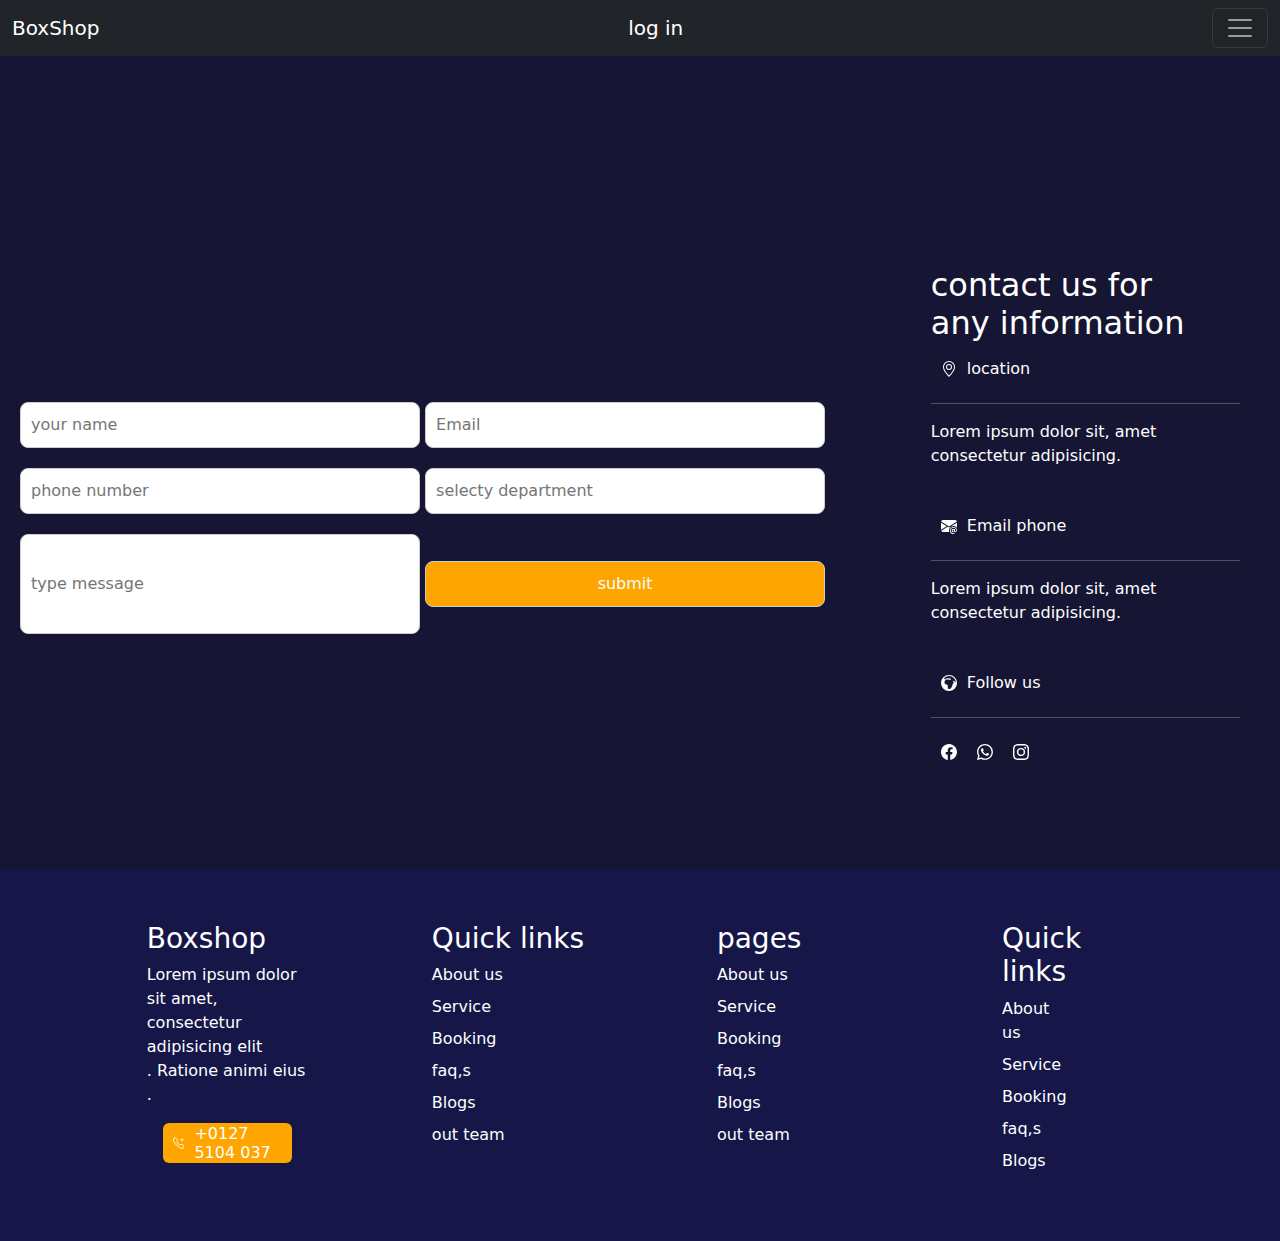
<file: log.html>
<!DOCTYPE html>
<html lang="en">
<head>
    <meta charset="UTF-8">
    <meta name="viewport" content="width=device-width, initial-scale=1.0">
    <title>Document</title>
    <link href="https://cdn.jsdelivr.net/npm/bootstrap@5.3.3/dist/css/bootstrap.min.css" rel="stylesheet">

    <link rel="stylesheet" href="e-comerce.css">

</head>
<body>
        <nav class="navbar navbar-dark bg-dark fixed-top">
  <div class="container-fluid">
    <a class="navbar-brand" href="#">BoxShop</a>
            <a class="navbar-brand" href="log.html">log in</a>

    <button class="navbar-toggler" type="button" data-bs-toggle="offcanvas" data-bs-target="#offcanvasDarkNavbar" aria-controls="offcanvasDarkNavbar" aria-label="Toggle navigation">
      <span class="navbar-toggler-icon"></span>
    </button>
    <div class="offcanvas offcanvas-end text-bg-dark" tabindex="-1" id="offcanvasDarkNavbar" aria-labelledby="offcanvasDarkNavbarLabel">
      <div class="offcanvas-header">
        <h5 class="offcanvas-title" id="offcanvasDarkNavbarLabel">BoxShop</h5>
        <button type="button" class="btn-close btn-close-white" data-bs-dismiss="offcanvas" aria-label="Close"></button>
      </div>
      <div class="offcanvas-body">
        <ul class="navbar-nav justify-content-end flex-grow-1 pe-3">
          <li class="nav-item">
            <a class="nav-link active" aria-current="page" href="home.html">Home</a>
          </li>
          <li class="nav-item">
            <a class="nav-link" href="log.html">log in</a>
          </li>
          <li class="nav-item dropdown">
            <a class="nav-link dropdown-toggle" href="#" role="button" data-bs-toggle="dropdown" aria-expanded="false">
              product pages
            </a>
            <ul class="dropdown-menu dropdown-menu-dark">
              <li><a class="dropdown-item" href="man.html">man page</a></li>
              <li><a class="dropdown-item" href="woman.html">woman page </a></li>
              <li>
                
              </li>
              <li><a class="dropdown-item" href="child.html">child page</a></li>
            </ul>
          </li>
        </ul>
        <form class="d-flex mt-3" role="search">
          <input class="form-control me-2" type="search" placeholder="Search" aria-label="Search"/>
          <button class="btn btn-success" type="submit">Search</button>
        </form>
      </div>
    </div>
  </div>
</nav>
<br><br><br><br><br><br><br><br><br>
           <div class="log">
        <div class="form">
            <form action="">
                <input type="text" placeholder="your name" />
                <input type="Email" placeholder="Email" />
                <input type="text" placeholder="phone number" />
                <input type="text" placeholder="selecty department" />
                <input type="text" class='ss' placeholder="type message"/>
                <input type="submit" class='aa' value="submit"/>
            </form>
        </div>
        <div class="text">
            <h2>contact us for<br/> any information</h2>
            <h6><svg xmlns="http://www.w3.org/2000/svg" width="16" height="16" fill="currentColor" class="bi bi-geo-alt" viewBox="0 0 16 16">
  <path d="M12.166 8.94c-.524 1.062-1.234 2.12-1.96 3.07A32 32 0 0 1 8 14.58a32 32 0 0 1-2.206-2.57c-.726-.95-1.436-2.008-1.96-3.07C3.304 7.867 3 6.862 3 6a5 5 0 0 1 10 0c0 .862-.305 1.867-.834 2.94M8 16s6-5.686 6-10A6 6 0 0 0 2 6c0 4.314 6 10 6 10"/>
  <path d="M8 8a2 2 0 1 1 0-4 2 2 0 0 1 0 4m0 1a3 3 0 1 0 0-6 3 3 0 0 0 0 6"/>
</svg>location</h6><hr/>
<p>Lorem ipsum dolor sit, amet consectetur adipisicing.</p>
<br/>
<h6><svg xmlns="http://www.w3.org/2000/svg" width="16" height="16" fill="currentColor" class="bi bi-envelope-at-fill" viewBox="0 0 16 16">
  <path d="M2 2A2 2 0 0 0 .05 3.555L8 8.414l7.95-4.859A2 2 0 0 0 14 2zm-2 9.8V4.698l5.803 3.546zm6.761-2.97-6.57 4.026A2 2 0 0 0 2 14h6.256A4.5 4.5 0 0 1 8 12.5a4.49 4.49 0 0 1 1.606-3.446l-.367-.225L8 9.586zM16 9.671V4.697l-5.803 3.546.338.208A4.5 4.5 0 0 1 12.5 8c1.414 0 2.675.652 3.5 1.671"/>
  <path d="M15.834 12.244c0 1.168-.577 2.025-1.587 2.025-.503 0-1.002-.228-1.12-.648h-.043c-.118.416-.543.643-1.015.643-.77 0-1.259-.542-1.259-1.434v-.529c0-.844.481-1.4 1.26-1.4.585 0 .87.333.953.63h.03v-.568h.905v2.19c0 .272.18.42.411.42.315 0 .639-.415.639-1.39v-.118c0-1.277-.95-2.326-2.484-2.326h-.04c-1.582 0-2.64 1.067-2.64 2.724v.157c0 1.867 1.237 2.654 2.57 2.654h.045c.507 0 .935-.07 1.18-.18v.731c-.219.1-.643.175-1.237.175h-.044C10.438 16 9 14.82 9 12.646v-.214C9 10.36 10.421 9 12.485 9h.035c2.12 0 3.314 1.43 3.314 3.034zm-4.04.21v.227c0 .586.227.8.581.8.31 0 .564-.17.564-.743v-.367c0-.516-.275-.708-.572-.708-.346 0-.573.245-.573.791"/>
</svg>Email phone</h6><hr/>
<p>Lorem ipsum dolor sit, amet consectetur adipisicing.</p><br/>
<h6><svg xmlns="http://www.w3.org/2000/svg" width="16" height="16" fill="currentColor" class="bi bi-globe-europe-africa-fill" viewBox="0 0 16 16">
  <path fill-rule="evenodd" d="M8 0a8 8 0 1 1 0 16A8 8 0 0 1 8 0m0 1a6.97 6.97 0 0 0-4.335 1.505l-.285.641a.847.847 0 0 0 1.48.816l.244-.368a.81.81 0 0 1 1.035-.275.81.81 0 0 0 .722 0l.262-.13a1 1 0 0 1 .775-.05l.984.34q.118.04.243.054c.784.093.855.377.694.801a.84.84 0 0 1-1.035.487l-.01-.003C8.273 4.663 7.747 4.5 6 4.5 4.8 4.5 3.5 5.62 3.5 7c0 3 1.935 1.89 3 3 1.146 1.194-1 4 2 4 1.75 0 3-3.5 3-4.5 0-.704 1.5-1 1-2.5-.097-.291-.396-.568-.642-.756-.173-.133-.206-.396-.051-.55a.334.334 0 0 1 .42-.043l1.085.724a.276.276 0 0 0 .348-.035c.15-.15.414-.083.488.117.16.428.445 1.046.847 1.354A7 7 0 0 0 8 1"/>
</svg>Follow us</h6><hr/>
<svg xmlns="http://www.w3.org/2000/svg" width="16" height="16" fill="currentColor" class="bi bi-facebook" viewBox="0 0 16 16">
  <path d="M16 8.049c0-4.446-3.582-8.05-8-8.05C3.58 0-.002 3.603-.002 8.05c0 4.017 2.926 7.347 6.75 7.951v-5.625h-2.03V8.05H6.75V6.275c0-2.017 1.195-3.131 3.022-3.131.876 0 1.791.157 1.791.157v1.98h-1.009c-.993 0-1.303.621-1.303 1.258v1.51h2.218l-.354 2.326H9.25V16c3.824-.604 6.75-3.934 6.75-7.951"/>
</svg><svg xmlns="http://www.w3.org/2000/svg" width="16" height="16" fill="currentColor" class="bi bi-whatsapp" viewBox="0 0 16 16">
  <path d="M13.601 2.326A7.85 7.85 0 0 0 7.994 0C3.627 0 .068 3.558.064 7.926c0 1.399.366 2.76 1.057 3.965L0 16l4.204-1.102a7.9 7.9 0 0 0 3.79.965h.004c4.368 0 7.926-3.558 7.93-7.93A7.9 7.9 0 0 0 13.6 2.326zM7.994 14.521a6.6 6.6 0 0 1-3.356-.92l-.24-.144-2.494.654.666-2.433-.156-.251a6.56 6.56 0 0 1-1.007-3.505c0-3.626 2.957-6.584 6.591-6.584a6.56 6.56 0 0 1 4.66 1.931 6.56 6.56 0 0 1 1.928 4.66c-.004 3.639-2.961 6.592-6.592 6.592m3.615-4.934c-.197-.099-1.17-.578-1.353-.646-.182-.065-.315-.099-.445.099-.133.197-.513.646-.627.775-.114.133-.232.148-.43.05-.197-.1-.836-.308-1.592-.985-.59-.525-.985-1.175-1.103-1.372-.114-.198-.011-.304.088-.403.087-.088.197-.232.296-.346.1-.114.133-.198.198-.33.065-.134.034-.248-.015-.347-.05-.099-.445-1.076-.612-1.47-.16-.389-.323-.335-.445-.34-.114-.007-.247-.007-.38-.007a.73.73 0 0 0-.529.247c-.182.198-.691.677-.691 1.654s.71 1.916.81 2.049c.098.133 1.394 2.132 3.383 2.992.47.205.84.326 1.129.418.475.152.904.129 1.246.08.38-.058 1.171-.48 1.338-.943.164-.464.164-.86.114-.943-.049-.084-.182-.133-.38-.232"/>
</svg><svg xmlns="http://www.w3.org/2000/svg" width="16" height="16" fill="currentColor" class="bi bi-instagram" viewBox="0 0 16 16">
  <path d="M8 0C5.829 0 5.556.01 4.703.048 3.85.088 3.269.222 2.76.42a3.9 3.9 0 0 0-1.417.923A3.9 3.9 0 0 0 .42 2.76C.222 3.268.087 3.85.048 4.7.01 5.555 0 5.827 0 8.001c0 2.172.01 2.444.048 3.297.04.852.174 1.433.372 1.942.205.526.478.972.923 1.417.444.445.89.719 1.416.923.51.198 1.09.333 1.942.372C5.555 15.99 5.827 16 8 16s2.444-.01 3.298-.048c.851-.04 1.434-.174 1.943-.372a3.9 3.9 0 0 0 1.416-.923c.445-.445.718-.891.923-1.417.197-.509.332-1.09.372-1.942C15.99 10.445 16 10.173 16 8s-.01-2.445-.048-3.299c-.04-.851-.175-1.433-.372-1.941a3.9 3.9 0 0 0-.923-1.417A3.9 3.9 0 0 0 13.24.42c-.51-.198-1.092-.333-1.943-.372C10.443.01 10.172 0 7.998 0zm-.717 1.442h.718c2.136 0 2.389.007 3.232.046.78.035 1.204.166 1.486.275.373.145.64.319.92.599s.453.546.598.92c.11.281.24.705.275 1.485.039.843.047 1.096.047 3.231s-.008 2.389-.047 3.232c-.035.78-.166 1.203-.275 1.485a2.5 2.5 0 0 1-.599.919c-.28.28-.546.453-.92.598-.28.11-.704.24-1.485.276-.843.038-1.096.047-3.232.047s-2.39-.009-3.233-.047c-.78-.036-1.203-.166-1.485-.276a2.5 2.5 0 0 1-.92-.598 2.5 2.5 0 0 1-.6-.92c-.109-.281-.24-.705-.275-1.485-.038-.843-.046-1.096-.046-3.233s.008-2.388.046-3.231c.036-.78.166-1.204.276-1.486.145-.373.319-.64.599-.92s.546-.453.92-.598c.282-.11.705-.24 1.485-.276.738-.034 1.024-.044 2.515-.045zm4.988 1.328a.96.96 0 1 0 0 1.92.96.96 0 0 0 0-1.92m-4.27 1.122a4.109 4.109 0 1 0 0 8.217 4.109 4.109 0 0 0 0-8.217m0 1.441a2.667 2.667 0 1 1 0 5.334 2.667 2.667 0 0 1 0-5.334"/>
</svg>
        </div>
       </div>
        <div class="footer">
            <div class="row">
                <div class="col-2">
                    <h3>Boxshop</h3>
<p>Lorem ipsum dolor sit amet, <br/>consectetur adipisicing elit<br/>. Ratione animi eius .</p>
<div class="phone"><svg xmlns="http://www.w3.org/2000/svg" width="16" height="16" fill="currentColor" class="bi bi-telephone-plus" viewBox="0 0 16 16">
  <path d="M3.654 1.328a.678.678 0 0 0-1.015-.063L1.605 2.3c-.483.484-.661 1.169-.45 1.77a17.6 17.6 0 0 0 4.168 6.608 17.6 17.6 0 0 0 6.608 4.168c.601.211 1.286.033 1.77-.45l1.034-1.034a.678.678 0 0 0-.063-1.015l-2.307-1.794a.68.68 0 0 0-.58-.122l-2.19.547a1.75 1.75 0 0 1-1.657-.459L5.482 8.062a1.75 1.75 0 0 1-.46-1.657l.548-2.19a.68.68 0 0 0-.122-.58zM1.884.511a1.745 1.745 0 0 1 2.612.163L6.29 2.98c.329.423.445.974.315 1.494l-.547 2.19a.68.68 0 0 0 .178.643l2.457 2.457a.68.68 0 0 0 .644.178l2.189-.547a1.75 1.75 0 0 1 1.494.315l2.306 1.794c.829.645.905 1.87.163 2.611l-1.034 1.034c-.74.74-1.846 1.065-2.877.702a18.6 18.6 0 0 1-7.01-4.42 18.6 18.6 0 0 1-4.42-7.009c-.362-1.03-.037-2.137.703-2.877z"/>
  <path fill-rule="evenodd" d="M12.5 1a.5.5 0 0 1 .5.5V3h1.5a.5.5 0 0 1 0 1H13v1.5a.5.5 0 0 1-1 0V4h-1.5a.5.5 0 0 1 0-1H12V1.5a.5.5 0 0 1 .5-.5"/>
</svg> <h6>+0127 5104 037</h6></div>
                </div>
                <div class="col-2">
                    <h3>Quick links</h3>
                    <div class="links">
                    <ul>
                        <li><a href="">About us</a></li>
                        <li><a href="">Service</a></li>
                        <li><a href="">Booking</a></li>
                        <li><a href="">faq,s</a></li>
                        <li><a href="">Blogs</a></li>
                        <li><a href="">out team</a></li>
                    </ul>
                    </div>
                </div>
                <div class="col-2">                    <h3>pages</h3>
                    <div class="links">
                    <ul>
                        <li><a href="">About us</a></li>
                        <li><a href="">Service</a></li>
                        <li><a href="">Booking</a></li>
                        <li><a href="">faq,s</a></li>
                        <li><a href="">Blogs</a></li>
                        <li><a href="">out team</a></li>
                    </ul>
                    </div></div>
                <div class="col-1">         
                               <h3>Quick links</h3>
                    <div class="links">
                    <ul>
                        <li><a href="">About us</a></li>
                        <li><a href="">Service</a></li>
                        <li><a href="">Booking</a></li>
                        <li><a href="">faq,s</a></li>
                        <li><a href="">Blogs</a></li>
                       
                    </ul>
                    </div></div>
            </div>
        </div>

           <script src="https://cdn.jsdelivr.net/npm/bootstrap@5.3.3/dist/js/bootstrap.bundle.min.js"></script>

</body>
</html>
</file>
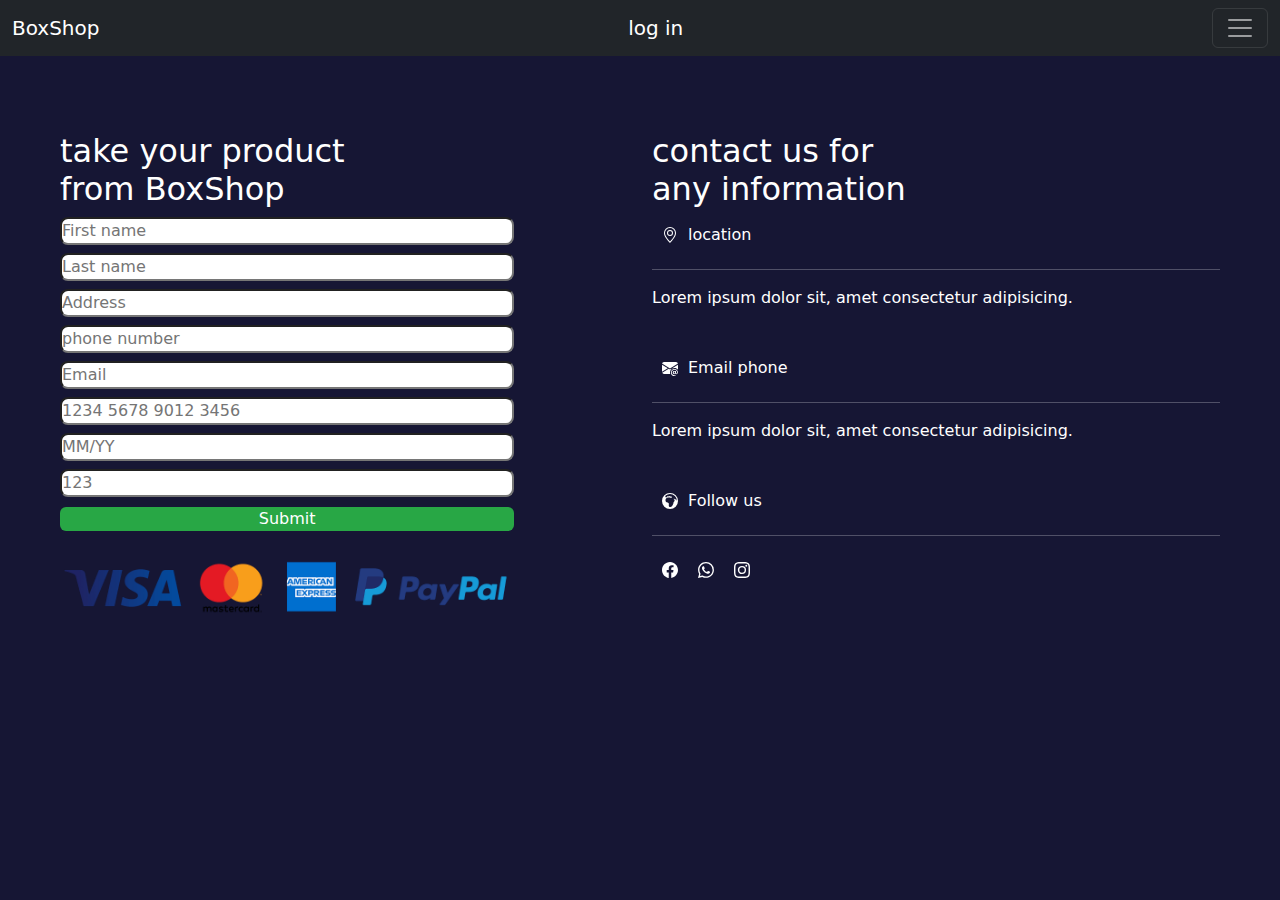
<file: payaple.html>
<!DOCTYPE html>
<html lang="en">
<head>
    <!-- Bootstrap CSS -->
<link href="https://cdn.jsdelivr.net/npm/bootstrap@5.3.3/dist/css/bootstrap.min.css" rel="stylesheet">
<link rel="stylesheet" href="e-comerce.css">
    <meta charset="UTF-8">
    <meta name="viewport" content="width=device-width, initial-scale=1.0">
    <title>Document</title>
</head>
<body>
<div class="all2"></div>
    <nav class="navbar navbar-dark bg-dark fixed-top">
  <div class="container-fluid">
    <a class="navbar-brand" href="#">BoxShop</a>
            <a class="navbar-brand" href="log.html">log in</a>

    <button class="navbar-toggler" type="button" data-bs-toggle="offcanvas" data-bs-target="#offcanvasDarkNavbar" aria-controls="offcanvasDarkNavbar" aria-label="Toggle navigation">
      <span class="navbar-toggler-icon"></span>
    </button>
    <div class="offcanvas offcanvas-end text-bg-dark" tabindex="-1" id="offcanvasDarkNavbar" aria-labelledby="offcanvasDarkNavbarLabel">
      <div class="offcanvas-header">
        <h5 class="offcanvas-title" id="offcanvasDarkNavbarLabel">BoxShop</h5>
        <button type="button" class="btn-close btn-close-white" data-bs-dismiss="offcanvas" aria-label="Close"></button>
      </div>
      <div class="offcanvas-body">
        <ul class="navbar-nav justify-content-end flex-grow-1 pe-3">
          <li class="nav-item">
            <a class="nav-link active" aria-current="page" href="index.html">Home</a>
          </li>
          <li class="nav-item">
            <a class="nav-link" href="log.html">log in</a>
          </li>
          <li class="nav-item dropdown">
            <a class="nav-link dropdown-toggle" href="#" role="button" data-bs-toggle="dropdown" aria-expanded="false">
              product pages
            </a>
            <ul class="dropdown-menu dropdown-menu-dark">
              <li><a class="dropdown-item" href="man.html">man page</a></li>
              <li><a class="dropdown-item" href="woman.html">women page </a></li>
              <li>
                
              </li>
              <li><a class="dropdown-item" href="child.html">child page</a></li>
            </ul>
          </li>
        </ul>
        <form class="d-flex mt-3" role="search">
          <input class="form-control me-2" type="search" placeholder="Search" aria-label="Search"/>
          <button class="btn btn-success" type="submit">Search</button>
        </form>
      </div>
    </div>
  </div>
</nav>
<br><br><br>
<div class="payaple">
    <div class="row"><div class="col-6">
        <h2>take your product <br>from BoxShop</h2>
    <form action="">
        <input type="text" placeholder="First name">
        <input type="text" placeholder="Last name">
        <input type="text" placeholder="Address">
        <input type="text" placeholder="phone number">
        <input type="email" placeholder="Email">
     <input type="text" id="card" placeholder="1234 5678 9012 3456" required>
     <input type="text" id="expiry" placeholder="MM/YY" required>
      <input type="text" id="cvv" placeholder="123" required>
      <button>Submit</button>
      <img src="pngegg.png" alt="">
    </form>
</div>
   <div class=" col-6">
            <h2>contact us for<br/> any information</h2>
            <h6><svg xmlns="http://www.w3.org/2000/svg" width="16" height="16" fill="currentColor" class="bi bi-geo-alt" viewBox="0 0 16 16">
  <path d="M12.166 8.94c-.524 1.062-1.234 2.12-1.96 3.07A32 32 0 0 1 8 14.58a32 32 0 0 1-2.206-2.57c-.726-.95-1.436-2.008-1.96-3.07C3.304 7.867 3 6.862 3 6a5 5 0 0 1 10 0c0 .862-.305 1.867-.834 2.94M8 16s6-5.686 6-10A6 6 0 0 0 2 6c0 4.314 6 10 6 10"/>
  <path d="M8 8a2 2 0 1 1 0-4 2 2 0 0 1 0 4m0 1a3 3 0 1 0 0-6 3 3 0 0 0 0 6"/>
</svg>location</h6><hr/>
<p>Lorem ipsum dolor sit, amet consectetur adipisicing.</p>
<br/>
<h6><svg xmlns="http://www.w3.org/2000/svg" width="16" height="16" fill="currentColor" class="bi bi-envelope-at-fill" viewBox="0 0 16 16">
  <path d="M2 2A2 2 0 0 0 .05 3.555L8 8.414l7.95-4.859A2 2 0 0 0 14 2zm-2 9.8V4.698l5.803 3.546zm6.761-2.97-6.57 4.026A2 2 0 0 0 2 14h6.256A4.5 4.5 0 0 1 8 12.5a4.49 4.49 0 0 1 1.606-3.446l-.367-.225L8 9.586zM16 9.671V4.697l-5.803 3.546.338.208A4.5 4.5 0 0 1 12.5 8c1.414 0 2.675.652 3.5 1.671"/>
  <path d="M15.834 12.244c0 1.168-.577 2.025-1.587 2.025-.503 0-1.002-.228-1.12-.648h-.043c-.118.416-.543.643-1.015.643-.77 0-1.259-.542-1.259-1.434v-.529c0-.844.481-1.4 1.26-1.4.585 0 .87.333.953.63h.03v-.568h.905v2.19c0 .272.18.42.411.42.315 0 .639-.415.639-1.39v-.118c0-1.277-.95-2.326-2.484-2.326h-.04c-1.582 0-2.64 1.067-2.64 2.724v.157c0 1.867 1.237 2.654 2.57 2.654h.045c.507 0 .935-.07 1.18-.18v.731c-.219.1-.643.175-1.237.175h-.044C10.438 16 9 14.82 9 12.646v-.214C9 10.36 10.421 9 12.485 9h.035c2.12 0 3.314 1.43 3.314 3.034zm-4.04.21v.227c0 .586.227.8.581.8.31 0 .564-.17.564-.743v-.367c0-.516-.275-.708-.572-.708-.346 0-.573.245-.573.791"/>
</svg>Email phone</h6><hr/>
<p>Lorem ipsum dolor sit, amet consectetur adipisicing.</p><br/>
<h6><svg xmlns="http://www.w3.org/2000/svg" width="16" height="16" fill="currentColor" class="bi bi-globe-europe-africa-fill" viewBox="0 0 16 16">
  <path fill-rule="evenodd" d="M8 0a8 8 0 1 1 0 16A8 8 0 0 1 8 0m0 1a6.97 6.97 0 0 0-4.335 1.505l-.285.641a.847.847 0 0 0 1.48.816l.244-.368a.81.81 0 0 1 1.035-.275.81.81 0 0 0 .722 0l.262-.13a1 1 0 0 1 .775-.05l.984.34q.118.04.243.054c.784.093.855.377.694.801a.84.84 0 0 1-1.035.487l-.01-.003C8.273 4.663 7.747 4.5 6 4.5 4.8 4.5 3.5 5.62 3.5 7c0 3 1.935 1.89 3 3 1.146 1.194-1 4 2 4 1.75 0 3-3.5 3-4.5 0-.704 1.5-1 1-2.5-.097-.291-.396-.568-.642-.756-.173-.133-.206-.396-.051-.55a.334.334 0 0 1 .42-.043l1.085.724a.276.276 0 0 0 .348-.035c.15-.15.414-.083.488.117.16.428.445 1.046.847 1.354A7 7 0 0 0 8 1"/>
</svg>Follow us</h6><hr/>
<svg xmlns="http://www.w3.org/2000/svg" width="16" height="16" fill="currentColor" class="bi bi-facebook" viewBox="0 0 16 16">
  <path d="M16 8.049c0-4.446-3.582-8.05-8-8.05C3.58 0-.002 3.603-.002 8.05c0 4.017 2.926 7.347 6.75 7.951v-5.625h-2.03V8.05H6.75V6.275c0-2.017 1.195-3.131 3.022-3.131.876 0 1.791.157 1.791.157v1.98h-1.009c-.993 0-1.303.621-1.303 1.258v1.51h2.218l-.354 2.326H9.25V16c3.824-.604 6.75-3.934 6.75-7.951"/>
</svg><svg xmlns="http://www.w3.org/2000/svg" width="16" height="16" fill="currentColor" class="bi bi-whatsapp" viewBox="0 0 16 16">
  <path d="M13.601 2.326A7.85 7.85 0 0 0 7.994 0C3.627 0 .068 3.558.064 7.926c0 1.399.366 2.76 1.057 3.965L0 16l4.204-1.102a7.9 7.9 0 0 0 3.79.965h.004c4.368 0 7.926-3.558 7.93-7.93A7.9 7.9 0 0 0 13.6 2.326zM7.994 14.521a6.6 6.6 0 0 1-3.356-.92l-.24-.144-2.494.654.666-2.433-.156-.251a6.56 6.56 0 0 1-1.007-3.505c0-3.626 2.957-6.584 6.591-6.584a6.56 6.56 0 0 1 4.66 1.931 6.56 6.56 0 0 1 1.928 4.66c-.004 3.639-2.961 6.592-6.592 6.592m3.615-4.934c-.197-.099-1.17-.578-1.353-.646-.182-.065-.315-.099-.445.099-.133.197-.513.646-.627.775-.114.133-.232.148-.43.05-.197-.1-.836-.308-1.592-.985-.59-.525-.985-1.175-1.103-1.372-.114-.198-.011-.304.088-.403.087-.088.197-.232.296-.346.1-.114.133-.198.198-.33.065-.134.034-.248-.015-.347-.05-.099-.445-1.076-.612-1.47-.16-.389-.323-.335-.445-.34-.114-.007-.247-.007-.38-.007a.73.73 0 0 0-.529.247c-.182.198-.691.677-.691 1.654s.71 1.916.81 2.049c.098.133 1.394 2.132 3.383 2.992.47.205.84.326 1.129.418.475.152.904.129 1.246.08.38-.058 1.171-.48 1.338-.943.164-.464.164-.86.114-.943-.049-.084-.182-.133-.38-.232"/>
</svg><svg xmlns="http://www.w3.org/2000/svg" width="16" height="16" fill="currentColor" class="bi bi-instagram" viewBox="0 0 16 16">
  <path d="M8 0C5.829 0 5.556.01 4.703.048 3.85.088 3.269.222 2.76.42a3.9 3.9 0 0 0-1.417.923A3.9 3.9 0 0 0 .42 2.76C.222 3.268.087 3.85.048 4.7.01 5.555 0 5.827 0 8.001c0 2.172.01 2.444.048 3.297.04.852.174 1.433.372 1.942.205.526.478.972.923 1.417.444.445.89.719 1.416.923.51.198 1.09.333 1.942.372C5.555 15.99 5.827 16 8 16s2.444-.01 3.298-.048c.851-.04 1.434-.174 1.943-.372a3.9 3.9 0 0 0 1.416-.923c.445-.445.718-.891.923-1.417.197-.509.332-1.09.372-1.942C15.99 10.445 16 10.173 16 8s-.01-2.445-.048-3.299c-.04-.851-.175-1.433-.372-1.941a3.9 3.9 0 0 0-.923-1.417A3.9 3.9 0 0 0 13.24.42c-.51-.198-1.092-.333-1.943-.372C10.443.01 10.172 0 7.998 0zm-.717 1.442h.718c2.136 0 2.389.007 3.232.046.78.035 1.204.166 1.486.275.373.145.64.319.92.599s.453.546.598.92c.11.281.24.705.275 1.485.039.843.047 1.096.047 3.231s-.008 2.389-.047 3.232c-.035.78-.166 1.203-.275 1.485a2.5 2.5 0 0 1-.599.919c-.28.28-.546.453-.92.598-.28.11-.704.24-1.485.276-.843.038-1.096.047-3.232.047s-2.39-.009-3.233-.047c-.78-.036-1.203-.166-1.485-.276a2.5 2.5 0 0 1-.92-.598 2.5 2.5 0 0 1-.6-.92c-.109-.281-.24-.705-.275-1.485-.038-.843-.046-1.096-.046-3.233s.008-2.388.046-3.231c.036-.78.166-1.204.276-1.486.145-.373.319-.64.599-.92s.546-.453.92-.598c.282-.11.705-.24 1.485-.276.738-.034 1.024-.044 2.515-.045zm4.988 1.328a.96.96 0 1 0 0 1.92.96.96 0 0 0 0-1.92m-4.27 1.122a4.109 4.109 0 1 0 0 8.217 4.109 4.109 0 0 0 0-8.217m0 1.441a2.667 2.667 0 1 1 0 5.334 2.667 2.667 0 0 1 0-5.334"/>
</svg>
        </div>
</div>
</div>
    <script src="https://cdn.jsdelivr.net/npm/bootstrap@5.3.3/dist/js/bootstrap.bundle.min.js"></script>

</body>
</html>
</file>
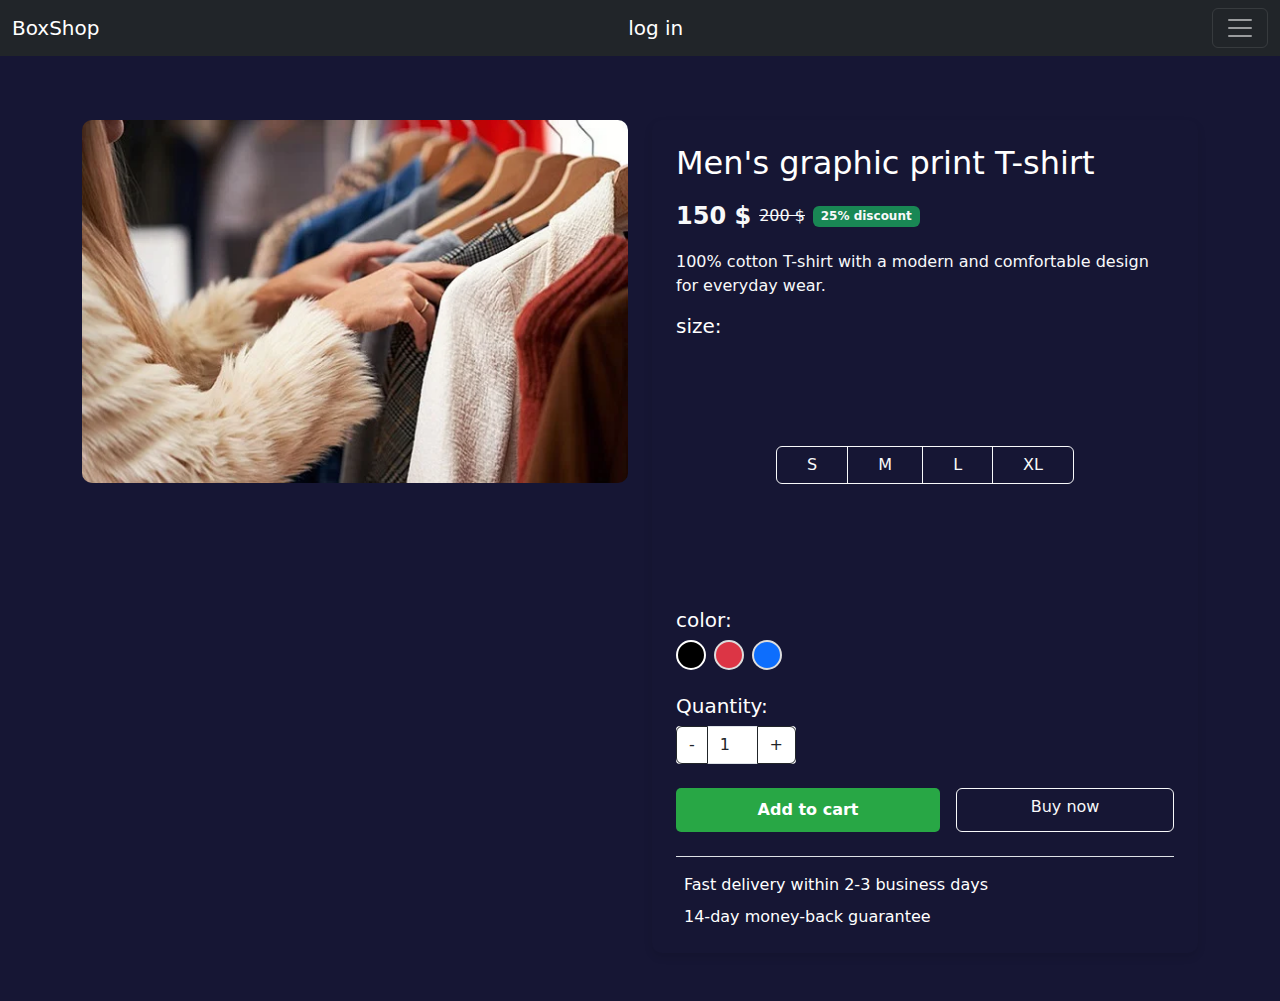
<file: push.html>
<!DOCTYPE html>
<html lang="en">
<head>
    <!-- Bootstrap CSS -->
<link href="https://cdn.jsdelivr.net/npm/bootstrap@5.3.3/dist/css/bootstrap.min.css" rel="stylesheet">
<link rel="stylesheet" href="e-comerce.css">
    <meta charset="UTF-8">
    <meta name="viewport" content="width=device-width, initial-scale=1.0">
    <title>Document</title>
</head>
<body>
<div class="all">
       <nav class="navbar navbar-dark bg-dark fixed-top">
  <div class="container-fluid">
    <a class="navbar-brand" href="#">BoxShop</a>
            <a class="navbar-brand" href="log.html">log in</a>

    <button class="navbar-toggler" type="button" data-bs-toggle="offcanvas" data-bs-target="#offcanvasDarkNavbar" aria-controls="offcanvasDarkNavbar" aria-label="Toggle navigation">
      <span class="navbar-toggler-icon"></span>
    </button>
    <div class="offcanvas offcanvas-end text-bg-dark" tabindex="-1" id="offcanvasDarkNavbar" aria-labelledby="offcanvasDarkNavbarLabel">
      <div class="offcanvas-header">
        <h5 class="offcanvas-title" id="offcanvasDarkNavbarLabel">BoxShop</h5>
        <button type="button" class="btn-close btn-close-white" data-bs-dismiss="offcanvas" aria-label="Close"></button>
      </div>
      <div class="offcanvas-body">
        <ul class="navbar-nav justify-content-end flex-grow-1 pe-3">
          <li class="nav-item">
            <a class="nav-link active" aria-current="page" href="index.html">Home</a>
          </li>
          <li class="nav-item">
            <a class="nav-link" href="log.html">log in</a>
          </li>
          <li class="nav-item dropdown">
            <a class="nav-link dropdown-toggle" href="#" role="button" data-bs-toggle="dropdown" aria-expanded="false">
              product pages
            </a>
            <ul class="dropdown-menu dropdown-menu-dark">
              <li><a class="dropdown-item" href="man.html">man page</a></li>
              <li><a class="dropdown-item" href="women.html">woman page </a></li>
              <li>
                
              </li>
              <li><a class="dropdown-item" href="child.html">child page</a></li>
            </ul>
          </li>
        </ul>
        <form class="d-flex mt-3" role="search">
          <input class="form-control me-2" type="search" placeholder="Search" aria-label="Search"/>
          <button class="btn btn-success" type="submit">Search</button>
        </form>
      </div>
    </div>
  </div>
</nav>
<br><br><br>

    <!-- قسم المنتج -->
    <div class="container my-5">
        <div class="row">
            <!-- صورة المنتج -->
            <div class="col-md-6">
                <img src="103568-الملابس-الشتوية.webp" class="img-fluid product-img" alt="صورة المنتج">
            </div>
            <!-- تفاصيل المنتج -->
            <div class="col-md-6">
                <div class="product-card p-4">
                    <h2 class="mb-3">Men's graphic print T-shirt</h2>
                    <div class="d-flex align-items-center mb-3 text-light">
                        <span class="text-danger fs-4 fw-bold text-light">150 $</span>
                        <span class="text-decoration-line-through  ms-2 text-light">200 $</span>
                        <span class="badge bg-success ms-2 text-light">25% discount</span>
                    </div>
                    <p class="text-light">100% cotton T-shirt with a modern and comfortable design for everyday wear.</p>
                    
                    <!-- خيارات المنتج -->
                    <div class="mb-4">
                        <h5>size:</h5>
                        <div class="btn-group " role="group">
                            <button type="button" class="btn btn-outline-light">S</button>
                            <button type="button" class="btn btn-outline-light">M</button>
                            <button type="button" class="btn btn-outline-light">L</button>
                            <button type="button" class="btn btn-outline-light">XL</button>
                        </div>
                    </div>
                    
                    <div class="mb-4">
                        <h5>color:</h5>
                        <div class="d-flex gap-2">
                            <div class="color-option selected" style="background-color: #000;"></div>
                            <div class="color-option" style="background-color: #dc3545;"></div>
                            <div class="color-option" style="background-color: #0d6efd;"></div>
                        </div>
                    </div>
                    
                    <div class="mb-4">
                        <h5>Quantity:</h5>
                        <div class="input-group" style="width: 120px; background-color: #fff; border-radius: 4px;">
                            <button class="btn btn-outline-dark" id="decrement">-</button>
                            <input type="number" class="form-control text-center" value="1" min="1" id="quantity">
                            <button class="btn btn-outline-dark" id="increment">+</button>
                        </div>
                    </div>
                    
                    <!-- أزرار الإجراء -->
                    <div class="d-flex gap-3">
                        <button class="btn btn-add-to-cart flex-grow-1">
                            <i class="fas fa-cart-plus"></i>Add to cart
                        </button>
                        <a href="payaple.html" class="btn btn-outline-light flex-grow-1  ">
                            <i class="fas fa-bolt" text-dark></i> Buy now
                        </a>
                    </div>
                    
                    <!-- معلومات إضافية -->
                    <div class="mt-4 pt-3 border-top">
                        <div class="d-flex align-items-center mb-2">
                            <i class="fas fa-truck me-2"></i>
                            <span>Fast delivery within 2-3 business days</span>
                        </div>
                        <div class="d-flex align-items-center">
                            <i class="fas fa-shield-alt me-2 text-dark"></i>
                            <span>14-day money-back guarantee</span>
                        </div>
                    </div>
                </div>
            </div>
        </div>
    </div>

    <!-- Bootstrap & JS -->
    <script src="https://cdn.jsdelivr.net/npm/bootstrap@5.3.3/dist/js/bootstrap.bundle.min.js"></script>
    <script>
        // اختيار اللون
        document.querySelectorAll('.color-option').forEach(option => {
            option.addEventListener('click', function() {
                document.querySelectorAll('.color-option').forEach(opt => opt.classList.remove('selected'));
                this.classList.add('selected');
            });
        });
        
        // زيادة/تقليل الكمية
        document.getElementById('increment').addEventListener('click', () => {
            const input = document.getElementById('quantity');
            input.value = parseInt(input.value) + 1;
        });
        
        document.getElementById('decrement').addEventListener('click', () => {
            const input = document.getElementById('quantity');
            if (input.value > 1) input.value = parseInt(input.value) - 1;
        });
        
        // إضافة إلى السلة (يمكن ربطه بخدمة مثل localStorage أو API)
        document.querySelector('.btn-add-to-cart').addEventListener('click', () => {
            alert('تمت إضافة المنتج إلى السلة!');
        });
    </script>
</body>
</html>
</file>
<file: e-comerce.css>
*{
    
    margin: 0;
    padding: 0;

    color: #fff;
}
body{
    background-color: #161634;
        color: #fff;

}
.header{
    display: flex;
    justify-content: space-between;
    align-items: center;
    padding: 100px;
}
.header .img{
    width: 300px;
    height: 300px;
}
.header h1{
    color: aliceblue;
}
.header .text p{
    color: aliceblue;
}
.center{
    padding: 20px;
}
.all .center .card{
    height: 400px;
    width: 400px;
    
    background-color: transparent;
}
.center{
    display: flex;
    justify-content: space-between;
    align-items: center;
}
.after{
    display: flex;
    justify-content: center;
    align-items: center;
}
.after img{
    width: 100px;
    height: 100px;
    margin: 0 100px;
    border-radius: 10px;
    opacity: .5;
    cursor: pointer;
    transition: 1s;

}

.after img:hover{
    opacity: 1;
    scale: 1.2;
}
.footer {
  background-color: #161649;
  padding: 2rem 1rem;
  display: flex;
 
  justify-content: space-around;
  align-items: flex-start;
  width: 100%;
}

.col-2 , .col-1 {
  
  margin: 20px 50px;
  
}

.phone {
  display: flex;
  justify-content: center;
  align-items: center;
  height: 40px;
  background-color: orange;
  border-radius: 6px;
  width: 80%;
  margin: 10px auto;
  transition: transform 0.3s ease, background-color 0.3s ease;
  cursor: pointer;
}

.phone:hover {
  transform: scale(1.1);
  background-color: rgb(156, 114, 35);
  color: white;
}

.col-2 a,.col-1 a {
  text-decoration: none;
  color: black;
  display: block;
  margin-bottom: 8px;
  transition: color 0.3s ease;
}

.col-2 a:hover,.col-1 a:hover {
  color: rgb(116, 116, 199);
}

.col-2 ul,.col-1 ul  {
  padding: 0;
}

.col-2 li,.col-1 li {
  list-style: none;
}
.footer a{
    color: #fff;
}
.header2{
    display: flex;
    justify-content: space-between;
    align-items: center;
    padding: 100px;
}
.header2 .img{
    width: 300px;
    height: 300px;
    border-radius: 10px;
    box-shadow: #fff 4px 4px 40px ;
    object-fit: cover;
}
.header2 h1{
    color: aliceblue;
}
.header2 .text p{
    color: aliceblue;
}
.btn-group{
display: flex;
padding: 100px 100px;
justify-content: center;
}
.card h5,
.card p {
    color: #000;
}
.row-cols-md-3 {
    padding: 20px;
}
.log {
  display: flex;
  justify-content: space-between;
  align-items: center;
  margin-top: 50px;
  margin-bottom: 100px;
  padding: 0 20px;
  flex-direction: row; /* افتراضيًا أفقي */
  gap: 20px;
}

@media (max-width: 768px) {
  .log {
    flex-direction: column; /* في الموبايل عمودي */
    justify-content: center;
  }
}

.form input {
    width: 100%;
    max-width: 400px; /* أقصى عرض */
    margin: 10px auto; /* لتوسيط العنصر تلقائيًا */
    padding: 10px;
    border-radius: 8px;
    border: 1px solid #ccc;
    box-sizing: border-box;
}
.aa{
    background-color: orange;
    color: azure;
}
.ss{
    height: 100px;
    padding-bottom: 90px;
}
h6{
    margin: 0%;
}
svg{
    margin: 10px;
    cursor: pointer;
    color: black;
}
.text{
    margin-right: 20px;
}
        .product-card {
            border: none;
            border-radius: 10px;
            box-shadow: 0 4px 8px rgba(0, 0, 0, 0.1);
        }
        .product-img {
            border-radius: 10px;
            max-height: 400px;
            object-fit: cover;
        }
        .color-option {
            width: 30px;
            height: 30px;
            border-radius: 50%;
            cursor: pointer;
            border: 2px solid #ddd;
        }
        .color-option.selected {
            border-color: #fff;
        }
        .btn-add-to-cart {
            background-color: #28a745;
            color: white;
            font-weight: bold;
            border: none;
            padding: 10px 20px;
            border-radius: 5px;
        }
        .payaple{
            padding: 60px;
        }
        .payaple input {
            
            display: flex;
            
            width: 80%;
            margin-top: 8px;
            border-radius: 8px;
        }
        .payaple button{
            background-color: #28a745;
            width: 80%;
            border: none;
            border-radius: 6px;
            margin: 10px 0;
        }
        .payaple img{
            width: 80%;
        }
</file>
